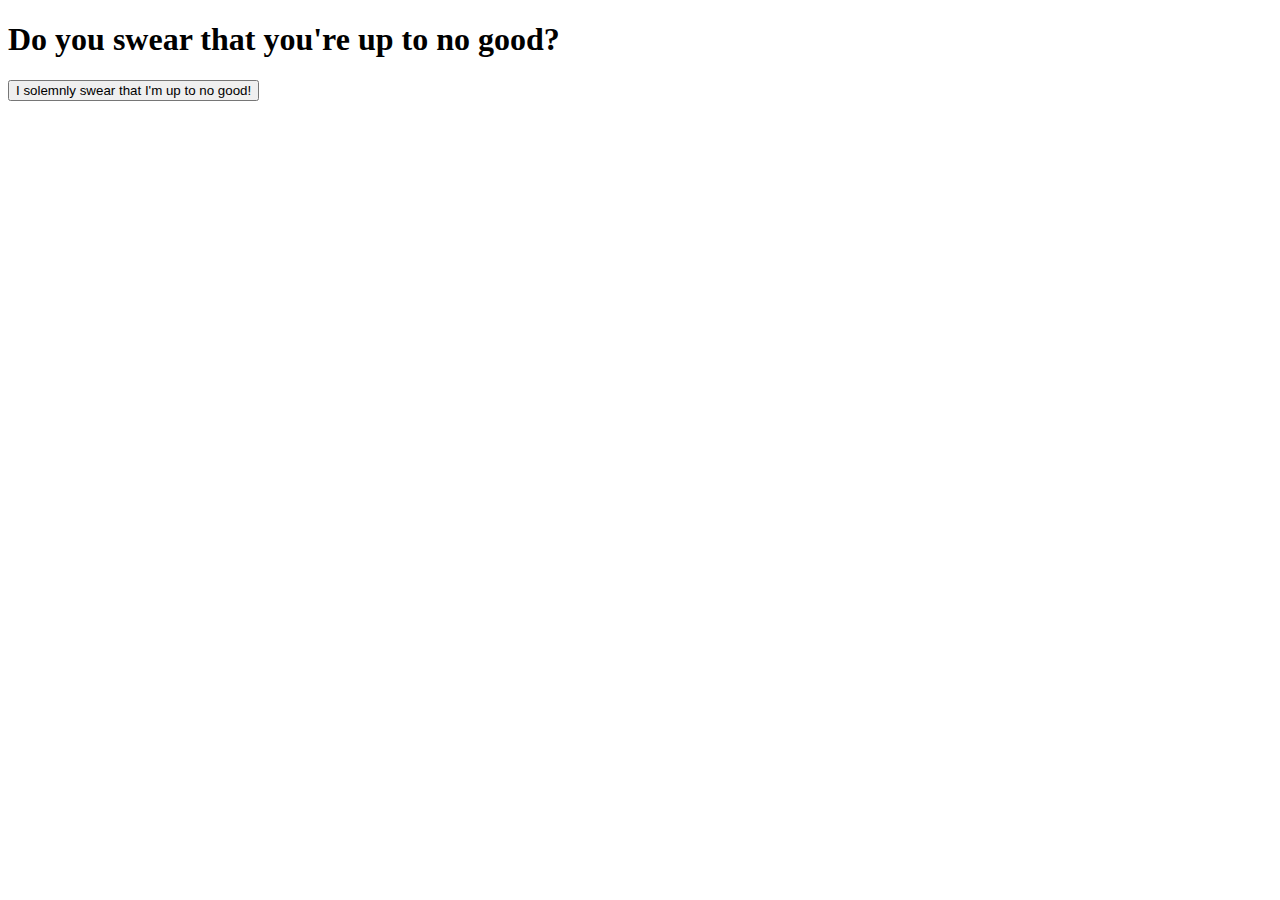
<file: mischieve.html>
<!DOCTYPE html>
<html lang="en">
<head>
  <meta charset="UTF-8">
  <title>Up To No Good?</title>
  <link rel="stylesheet" href="mischief.css">
</head>
<body>
  <div class="container">
    <h1>Do you swear that you're up to no good?</h1>
    <button onclick="proceed()">I solemnly swear that I'm up to no good!</button>
  </div>

  <script>
    function proceed() {
      window.location.href = "index.html";
    }
  </script>
</body>
</html>
</file>
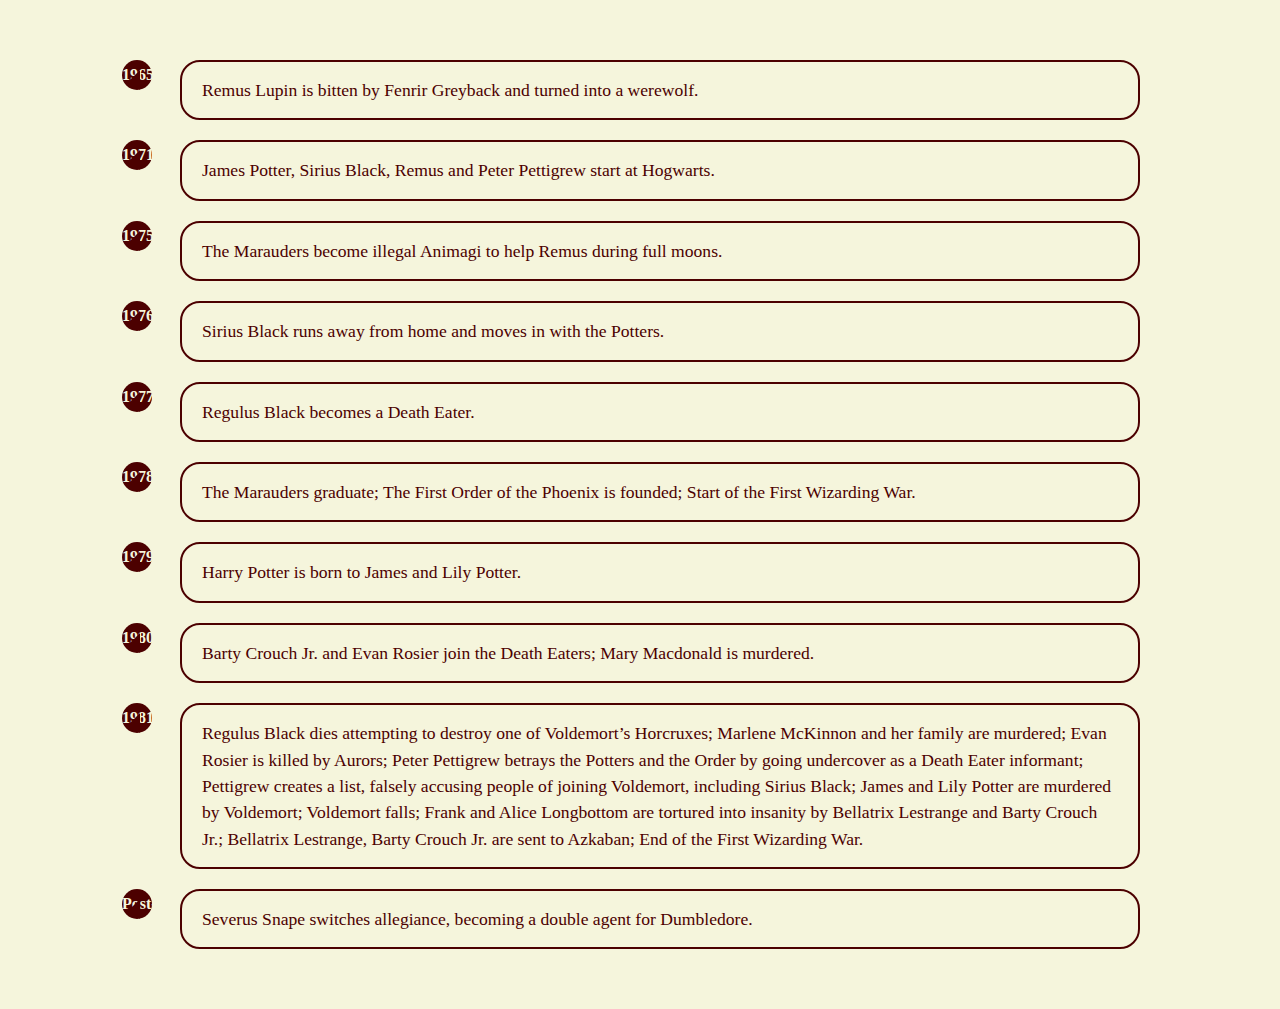
<file: timeline.html>
<!DOCTYPE html>
<html lang="en">
<head>
  <meta charset="UTF-8" />
  <title>Marauders Era Timeline</title>
  <link rel="stylesheet" href="timeline.css" />
</head>
<body>
  <div class="timeline-container">

      <div class="timeline-item">
        <div class="circle">1965</div>
        <div class="content">Remus Lupin is bitten by Fenrir Greyback and turned into a werewolf.</div>
      </div>

      <div class="timeline-item">
        <div class="circle">1971</div>
        <div class="content">James Potter, Sirius Black, Remus and Peter Pettigrew start at Hogwarts.</div>
      </div>

      <div class="timeline-item">
        <div class="circle">1975</div>
        <div class="content">The Marauders become illegal Animagi to help Remus during full moons.</div>
      </div>

      <div class="timeline-item">
        <div class="circle">1976</div>
        <div class="content">Sirius Black runs away from home and moves in with the Potters.</div>
      </div>

      <div class="timeline-item">
        <div class="circle">1977</div>
        <div class="content">Regulus Black becomes a Death Eater.</div>
      </div>

      <div class="timeline-item">
        <div class="circle">1978</div>
        <div class="content">The Marauders graduate;
          The First Order of the Phoenix is founded;
          Start of the First Wizarding War.</div>
      </div>

      <div class="timeline-item">
        <div class="circle">1979</div>
        <div class="content">Harry Potter is born to James and Lily Potter.</div>
      </div>

      <div class="timeline-item">
        <div class="circle">1980</div>
        <div class="content">Barty Crouch Jr. and Evan Rosier join the Death Eaters;
          Mary Macdonald is murdered.</div>
      </div>

      <div class="timeline-item">
        <div class="circle">1981</div>
        <div class="content">
          Regulus Black dies attempting to destroy one of Voldemort’s Horcruxes;
          Marlene McKinnon and her family are murdered;
          Evan Rosier is killed by Aurors;
          Peter Pettigrew betrays the Potters and the Order by going undercover as a Death Eater informant;
          Pettigrew creates a list, falsely accusing people of joining Voldemort, including Sirius Black;
          James and Lily Potter are murdered by Voldemort;
          Voldemort falls;
          Frank and Alice Longbottom are tortured into insanity by Bellatrix Lestrange and Barty Crouch Jr.;
          Bellatrix Lestrange, Barty Crouch Jr. are sent to Azkaban;
          End of the First Wizarding War.
        </div>
      </div>

      <div class="timeline-item">
        <div class="circle">Post-1981</div>
        <div class="content">Severus Snape switches allegiance, becoming a double agent for Dumbledore.</div>
      </div>

    </div>
  </div>
</body>
</html>
</file>
<file: mischief.css>

</file>
<file: timeline.css>
body {
  background-color: #f5f5dc;
  font-family: 'Georgia', serif;
  color: #4c0000;
  margin: 0;
  padding: 0;
}

.timeline-container {
  padding: 40px;
  max-width: 1000px;
  margin: 0 auto;
}

h1 {
  text-align: center;
  color: #4c0000;
  font-size: 3em;
  margin-bottom: 50px;
}

.timeline {
  position: relative;
  padding: 20px 0;
  margin-left: 20px;
  border-left: 4px solid #4c0000;
}

.timeline-item {
  position: relative;
  margin: 20px 0;
  padding-left: 40px;
}

.circle {
  width: 30px;
  height: 30px;
  background-color: #4c0000;
  color: #f5f5dc;
  font-weight: bold;
  border-radius: 50%;
  text-align: center;
  line-height: 30px;
  position: absolute;
  left: -18px;
  top: 0;
}

.content {
  background-color: #f5f5dc;
  border: 2px solid #4c0000;
  border-radius: 20px;
  padding: 15px 20px;
  font-size: 1.1em;
  margin-bottom: 5px;
  line-height: 1.5;
  color: #4c0000;
}

.content::before {
  content: "";
  position: absolute;
  width: 0;
  height: 0;
  border-style: solid;
  border-width: 10px 10px 10px 0;
  border-color: transparent #4c0000 transparent transparent;
  left: -10px;
  top: 10px;
}
</file>
